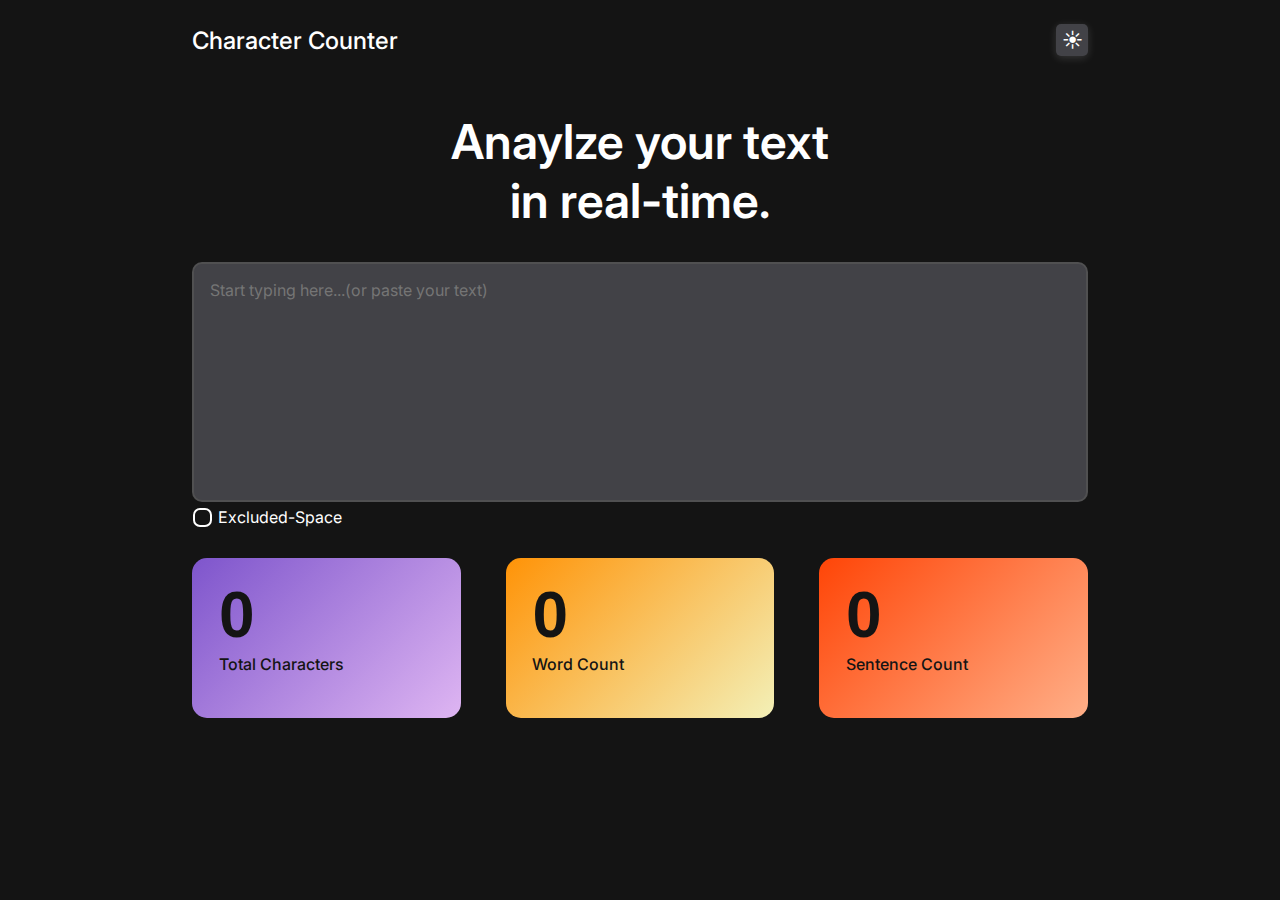
<file: Countword/index.html>
<!DOCTYPE html>
<html lang="en">

<head>
    <meta charset="UTF-8">
    <meta name="viewport" content="width=device-width, initial-scale=1.0">
    <title>Countword</title>
    <link rel="preconnect" href="https://fonts.googleapis.com">
    <link rel="preconnect" href="https://fonts.gstatic.com" crossorigin>
    <link href="https://fonts.googleapis.com/css2?family=Inter:wght@400;600&display=swap" rel="stylesheet">
    <link rel="stylesheet" href="style.css">
</head>

<body id="body">
    <div id="header">
        <div class="ColorText" id="title">Character Counter</div>
        <button id="ChangeBGD">☀</button>
    </div>

    <div id="headtitle" class="ColorText">
        <div>
            Anaylze your text
        </div>
        <div>
            in real-time.
        </div>
    </div>

    <div id="input">
        <textarea id="textarea" placeholder="Start typing here...(or paste your text)"></textarea>
    </div>

    <div id="checkbox">
        <input type="checkbox" id="ExcludedSpace" name="Checkspace" value="">
        <label id="Checktext" class="ColorText" for="ExcludedSpace">Excluded-Space</label>
    </div>

    <div id="Box">
        <div id="Box1">
            <div id="displaychar" class="display">0</div>
            <div class="Text">Total Characters</div>
        </div>
        <div id="Box2">
            <div id="wordcount" class="display">0</div>
            <div class="Text">Word Count</div>
        </div>
        <div id="Box3">
            <div id="sentencecount" class="display">0</div>
            <div class="Text">Sentence Count</div>
        </div>
    </div>

</body>

<script src="script.js"></script>

</html>
</file>
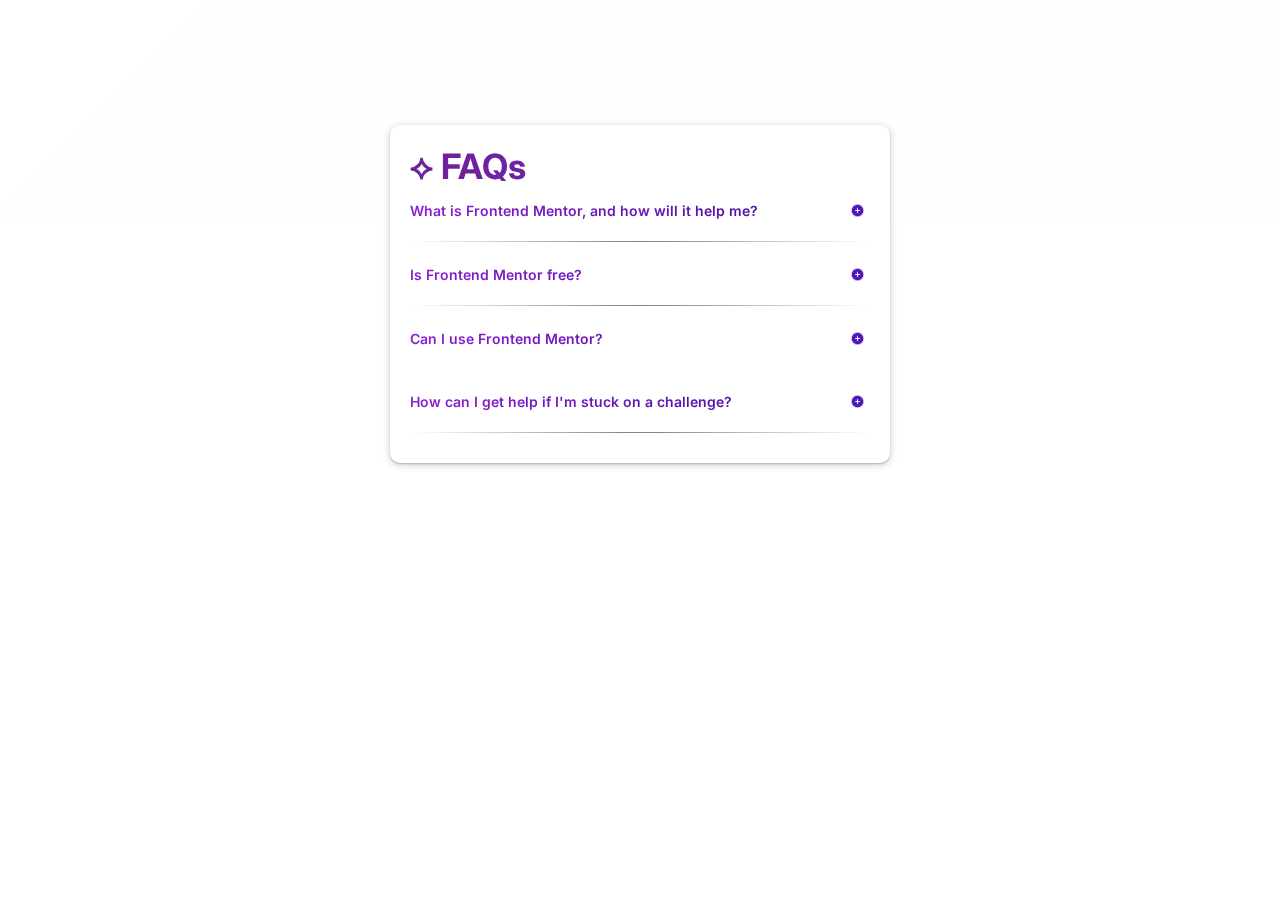
<file: Faq Accordion/Faq Accordion.html>
<!DOCTYPE html>
<html lang="en">

<head>
  <meta charset="UTF-8" />
  <meta name="viewport" content="width=device-width, initial-scale=1.0" />
  <title>FAQ Accordion</title>
  <link rel="preconnect" href="https://fonts.googleapis.com">
  <link rel="preconnect" href="https://fonts.gstatic.com" crossorigin>
  <link href="https://fonts.googleapis.com/css2?family=Inter:wght@400;600&display=swap" rel="stylesheet">
  <style>
    * {
      font-family: "Inter", sans-serif;
      box-sizing: border-box;
    }

    body {
      margin: 0;
      padding: 0;
      background-color: #ffffff;
    }

    #main-container {
      background: linear-gradient(135deg, #ffffff, #fffeff);
      height: 25vh;
      width: 100%;
    }

    #card {
      max-width: 500px;
      width: 90%;
      margin: -100px auto 0;
      background-color: white;
      border-radius: 10px;
      padding: 20px;
      box-shadow: rgba(60, 64, 67, 0.3) 0px 1px 2px 0px, rgba(60, 64, 67, 0.15) 0px 2px 6px 2px;
    }

    #box1 {
      font-size: 35px;
      font-weight: bold;
      background-image: linear-gradient(135deg, #6F2296, #6428CA);
      color: transparent;
      background-clip: text;

    }

    .faq-item {
      margin-bottom: 10px;
    }

    .question {
      display: flex;
      justify-content: space-between;
      align-items: center;
      font-size: 14px;
      font-weight: 600;
      background-image: linear-gradient(135deg, #8F1FD8, #37098E);
      color: transparent;
      background-clip: text;
      cursor: pointer;
      padding: 10px 0;
    }

    .answer {
      display: none;
      font-size: 12px;
      background-image: linear-gradient(135deg, #A98AD8, #E4C9FF);
      color: transparent;
      background-clip: text;
      padding: 5px 0 10px 0;
    }

    .faq-item.active .answer {
      display: block;
    }

    .icon {
      width: 25px;
      height: 25px;
      transform: scale(2.25);
    }

    hr {
      border: 0;
      height: 0.75px;
      background-image: linear-gradient(to right, rgba(255, 255, 255, 0), rgba(0, 0, 0, 0.5), rgba(255, 255, 255, 0));
    }
  </style>
</head>

<body>
  <div id="main-container"></div>
  <div id="card">
    <div id="box1"> ⟡ FAQs</div>

    <div class="faq-item" onclick="toggleFAQ(this)">
      <div class="question">
        What is Frontend Mentor, and how will it help me?
        <img class="icon" src="Plus.png" alt="toggle" />
      </div>
      <div class="answer">
        Frontend Mentor offers realistic coding challenges to help developers improve their frontend coding skills with
        projects in HTML, CSS, and JavaScript. It's suitable for all levels and ideal for portfolio building.
      </div>
      <hr>
    </div>

    <div class="faq-item" onclick="toggleFAQ(this)">
      <div class="question">
        Is Frontend Mentor free?
        <img class="icon" src="Plus.png" alt="toggle" />
      </div>
      <div class="answer">
        Your challenge is to build out this FAQ accordion and get it looking as close to the design as possible. You can
        use any tools you like to help you complete the challenge.
      </div>
      <hr>
    </div>

    <div class="faq-item" onclick="toggleFAQ(this)">
      <div class="question">
        Can I use Frontend Mentor?
        <img class="icon" src="Plus.png" alt="toggle" />
      </div>
      <div class="answer">
        We strongly recommend overwriting the `README.md` with a custom one. We've provided a template inside the
        `README-template.md`.
      </div>
      <hr>
    </div>

    <div class="faq-item" onclick="toggleFAQ(this)">
      <div class="question">
        How can I get help if I'm stuck on a challenge?
        <img class="icon" src="Plus.png" alt="toggle" />
      </div>
      <div class="answer">
        Your task is to build out the project to the designs inside the `/design` folder. You will find both a mobile
        and a desktop version.
      </div>
      <hr>
    </div>
  </div>

  <script>
    // สำหรับเปิด 1 แล้วปิดที่เหลือ
    // function toggleFAQ(element) {
    //   const allItems = document.querySelectorAll(".faq-item");

    //   allItems.forEach(item => {
    //     if (item !== element) {
    //       item.classList.remove("active");
    //       item.querySelector(".icon").src = "Plus.png";
    //     }
    //   });

    //   element.classList.toggle("active");
    //   const icon = element.querySelector(".icon");
    //   icon.src = element.classList.contains("active") ? "Minus.png" : "Plus.png";
    // }

    function toggleFAQ(element) {

      element.classList.toggle("active");

      const icon = element.querySelector(".icon");

      icon.src = element.classList.contains("active") ? "Minus.png" : "Plus.png";
    }




  </script>
</body>

</html>
</file>
<file: Countword/style.css>
* {
    font-family: "Inter", sans-serif;
    margin: 0;
    padding: 0;
    box-sizing: border-box;
}

#body {
    background-color: #141414;
    transition: background-color 0.5s ease-in-out 0.2s;
}

.ColorText {
    color: white;
    transition: all 0.5s ease;
}

#header {
    display: flex;
    height: auto;
    min-height: 5rem;
    width: 100%;
    background-color: inherit;
    justify-content: space-between;

}

#ChangeBGD {
    min-height: 2rem;
    min-width: 2rem;
    font-size: 1.25rem;
    line-height: 0.25rem;
    background-color: #424247;
    box-shadow: rgba(255, 255, 255, 0.15) 0px 2px 8px;
    color: white;
    border: none;
    margin: auto;
    margin-right: 15%;
    transform: scale(1);
    transition: all 0.5s ease;
    border-radius: 5px;

}

.hovering {
    transform: scale(1.5);
    background-color: #ffffff;
    color: transparent;
}

#title {
    margin: auto;
    margin-left: 15%;
    font-weight: 500;
    font-size: 1.5rem;
}

#headtitle {
    margin: 2.5%;
    text-align: center;
    font-size: 3rem;
    font-weight: 600;
    color: white;
}

#input {
    display: flex;
    justify-content: center;
}

#textarea {
    border: none;
    background-color: #424247;
    height: 15rem;
    width: 90%;
    margin-right: 15%;
    margin-left: 15%;
    border-radius: 10px;
    resize: none;
    color: white;
    font-size: 1rem;
    padding: 1rem;
    border: #5858589f 2.5px solid;
    font-weight: 400;
    transition: all 0.5s ease;
}

#checkbox {
    margin-top: 0.5rem;
    display: flex;
    margin-left: 15%;
    margin-right: 15%;
}

[type="checkbox"]{
    opacity: 0;
}

[type="checkbox"] + label{
    position: relative;
    padding-left: 12.5px;
    cursor: pointer;
    display:inline-block;
    line-height: 15.5px;
}

[type="checkbox"] + label::before{
    content: "";
    position: absolute;
    top: 0;
    left: -10px;
    width: 15px;
    height: 15px;
    outline: 2px solid #ffffff;
    border-radius: 5px;
    transition: all 0.5s ease;
}

label.daymode::before {
    outline: 2px solid #000000;
}

label.nightmode::before {
    outline: 2px solid #ffffff;
}

[type="checkbox"]:checked + label::after{
    content: "";
    position: absolute;
    top: 0;
    left: -10px;
    width: 15px;
    height: 15px;
    text-align: center;
    content: "✔";
}

#Box {
    display: flex;
    margin-left: 15%;
    margin-right: 15%;
    margin-top: 2.5%;
    height: auto;
    justify-content: space-between;
}

#Box1 {
    display: flex;
    flex-direction: column;
    height: 10rem;
    background: linear-gradient(135deg, #7E55CC, #DEB5F2);
    width: 30%;
    border-radius: 15px;
}

#Box2 {
    display: flex;
    flex-direction: column;
    height: 10rem;
    background: linear-gradient(135deg, #FF9307, #F3F0B7);
    width: 30%;
    border-radius: 15px;
}

#Box3 {
    display: flex;
    flex-direction: column;
    height: 10rem;
    background: linear-gradient(135deg, #FF4507, #FFAF88);
    width: 30%;
    border-radius: 15px;
}

.display{
    font-family: Arial;
    margin-left: 10%;
    margin-top: 7.5%;
    font-size: 4rem;
    font-weight: 700;
    color: #141414;
    transition: all 0.5s ease;
}

.Text{
    margin-left: 10%;
    margin-top: 1%;
    font-weight: 500;
    color: #141414;
    transition: all 0.7s ease;
}

@media only screen and (max-width: 800px) {
#Box{
    flex-direction: column;
    justify-content: space-around;
}

#Box1 {
    flex-direction: column;
    justify-content: center;
    height: 12.5rem;
    width: 100%;
    align-items: center;
}

#Box2 {
    flex-direction: column;
    justify-content: center;
    margin-top: 5%;
    height: 12.5rem;
    width: 100%;
    align-items: center;
}

#Box3 {
    flex-direction: column;
    justify-content: center;
    margin-top: 5%;
    height: 12.5rem;
    width: 100%;
    align-items: center;
}

.display{
    font-size: 4.5em;
    margin-left: 0%;
    margin-top: 0%;
}

.Text{
    font-weight: 500;
    margin-left: 0%;
    margin-top: 0%;
}

}
</file>
